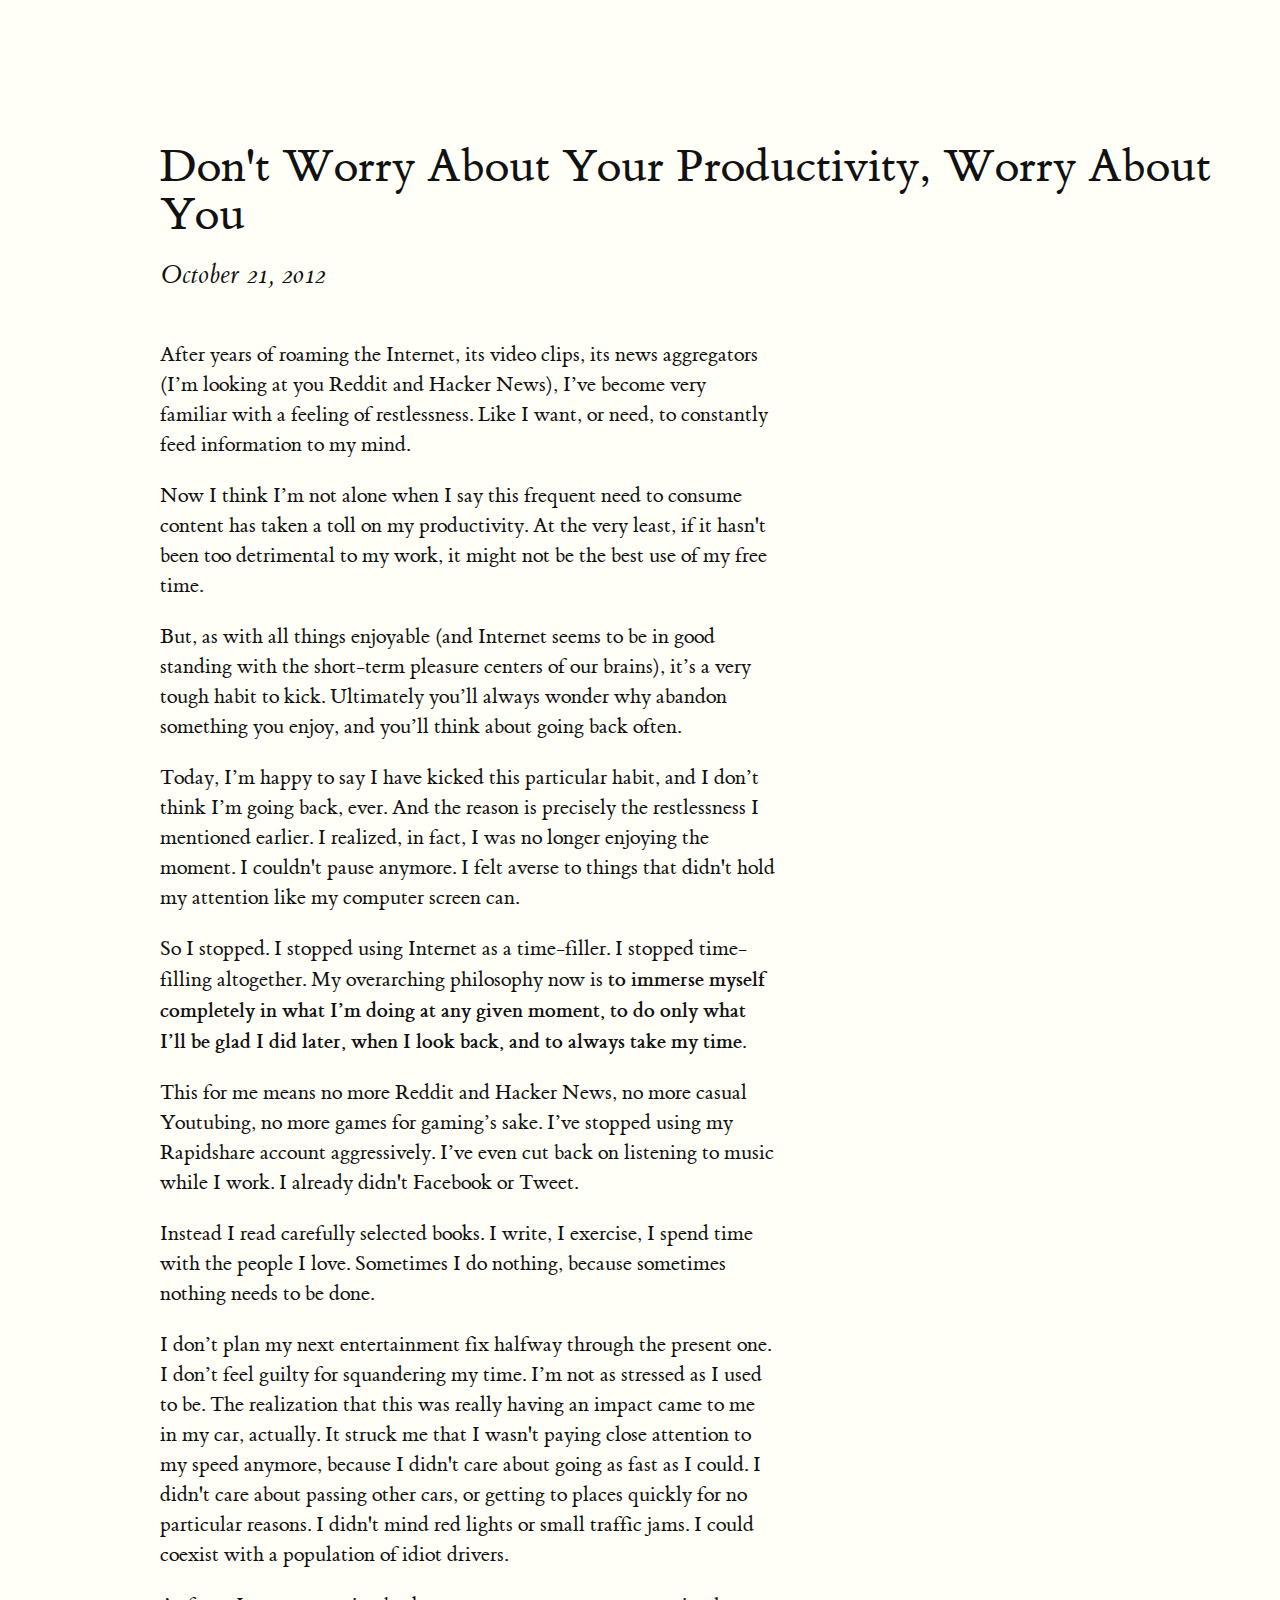
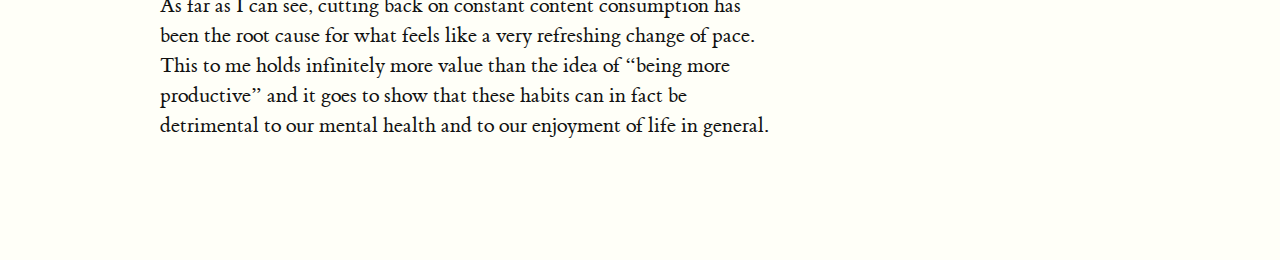
<file: dont-worry-about-your-productivity-worry-about-you.html>
<!DOCTYPE html>
<html lang="en">
<head>
    <meta charset="UTF-8">
    <title>Nathanael Silverman — Don't Worry About Your Productivity, Worry About You</title>
    <link rel="stylesheet" href="styles/tufte.css">
</head>
<body>

<article>
    <h1>Don't Worry About Your Productivity, Worry About You</h1>
    <p class="subtitle">October 21, 2012</p>
    <section>
        <p>After years of roaming the Internet, its video clips, its news aggregators (I’m looking at you Reddit and
            Hacker News), I’ve become very familiar with a feeling of restlessness. Like I want, or need, to constantly
            feed information to my mind.</p>
        <p>Now I think I’m not alone when I say this frequent need to consume content has taken a toll on my
            productivity. At the very least, if it hasn't been too detrimental to my work, it might not be the best use
            of my free time.</p>
        <p>But, as with all things enjoyable (and Internet seems to be in good standing with the short-term pleasure
            centers of our brains), it’s a very tough habit to kick. Ultimately you’ll always wonder why abandon
            something you enjoy, and you’ll think about going back often.</p>
        <p>Today, I’m happy to say I have kicked this particular habit, and I don’t think I’m going back, ever. And the
            reason is precisely the restlessness I mentioned earlier. I realized, in fact, I was no longer enjoying the
            moment. I couldn't pause anymore. I felt averse to things that didn't hold my attention like my computer
            screen can.</p>
        <p>So I stopped. I stopped using Internet as a time-filler. I stopped time-filling altogether. My overarching
            philosophy now is <strong>to immerse myself completely in what I’m doing at any given moment, to do only
                what I’ll be glad I did later, when I look back, and to always take my time.</strong></p>
        <p>This for me means no more Reddit and Hacker News, no more casual Youtubing, no more games for gaming’s sake.
            I’ve stopped using my Rapidshare account aggressively. I’ve even cut back on listening to music while I
            work. I already didn't Facebook or Tweet.</p>
        <p>Instead I read carefully selected books. I write, I exercise, I spend time with the people I love. Sometimes
            I do nothing, because sometimes nothing needs to be done.</p>
        <p>I don’t plan my next entertainment fix halfway through the present one. I don’t feel guilty for squandering
            my time. I’m not as stressed as I used to be. The realization that this was really having an impact came to
            me in my car, actually. It struck me that I wasn't paying close attention to my speed anymore, because I
            didn't care about going as fast as I could. I didn't care about passing other cars, or getting to places
            quickly for no particular reasons. I didn't mind red lights or small traffic jams. I could coexist with a
            population of idiot drivers.</p>
        <p>As far as I can see, cutting back on constant content consumption has been the root cause for what feels like
            a very refreshing change of pace. This to me holds infinitely more value than the idea of “being more
            productive” and it goes to show that these habits can in fact be detrimental to our mental health and to our
            enjoyment of life in general.</p>
    </section>
</article>

</body>
</html>
</file>
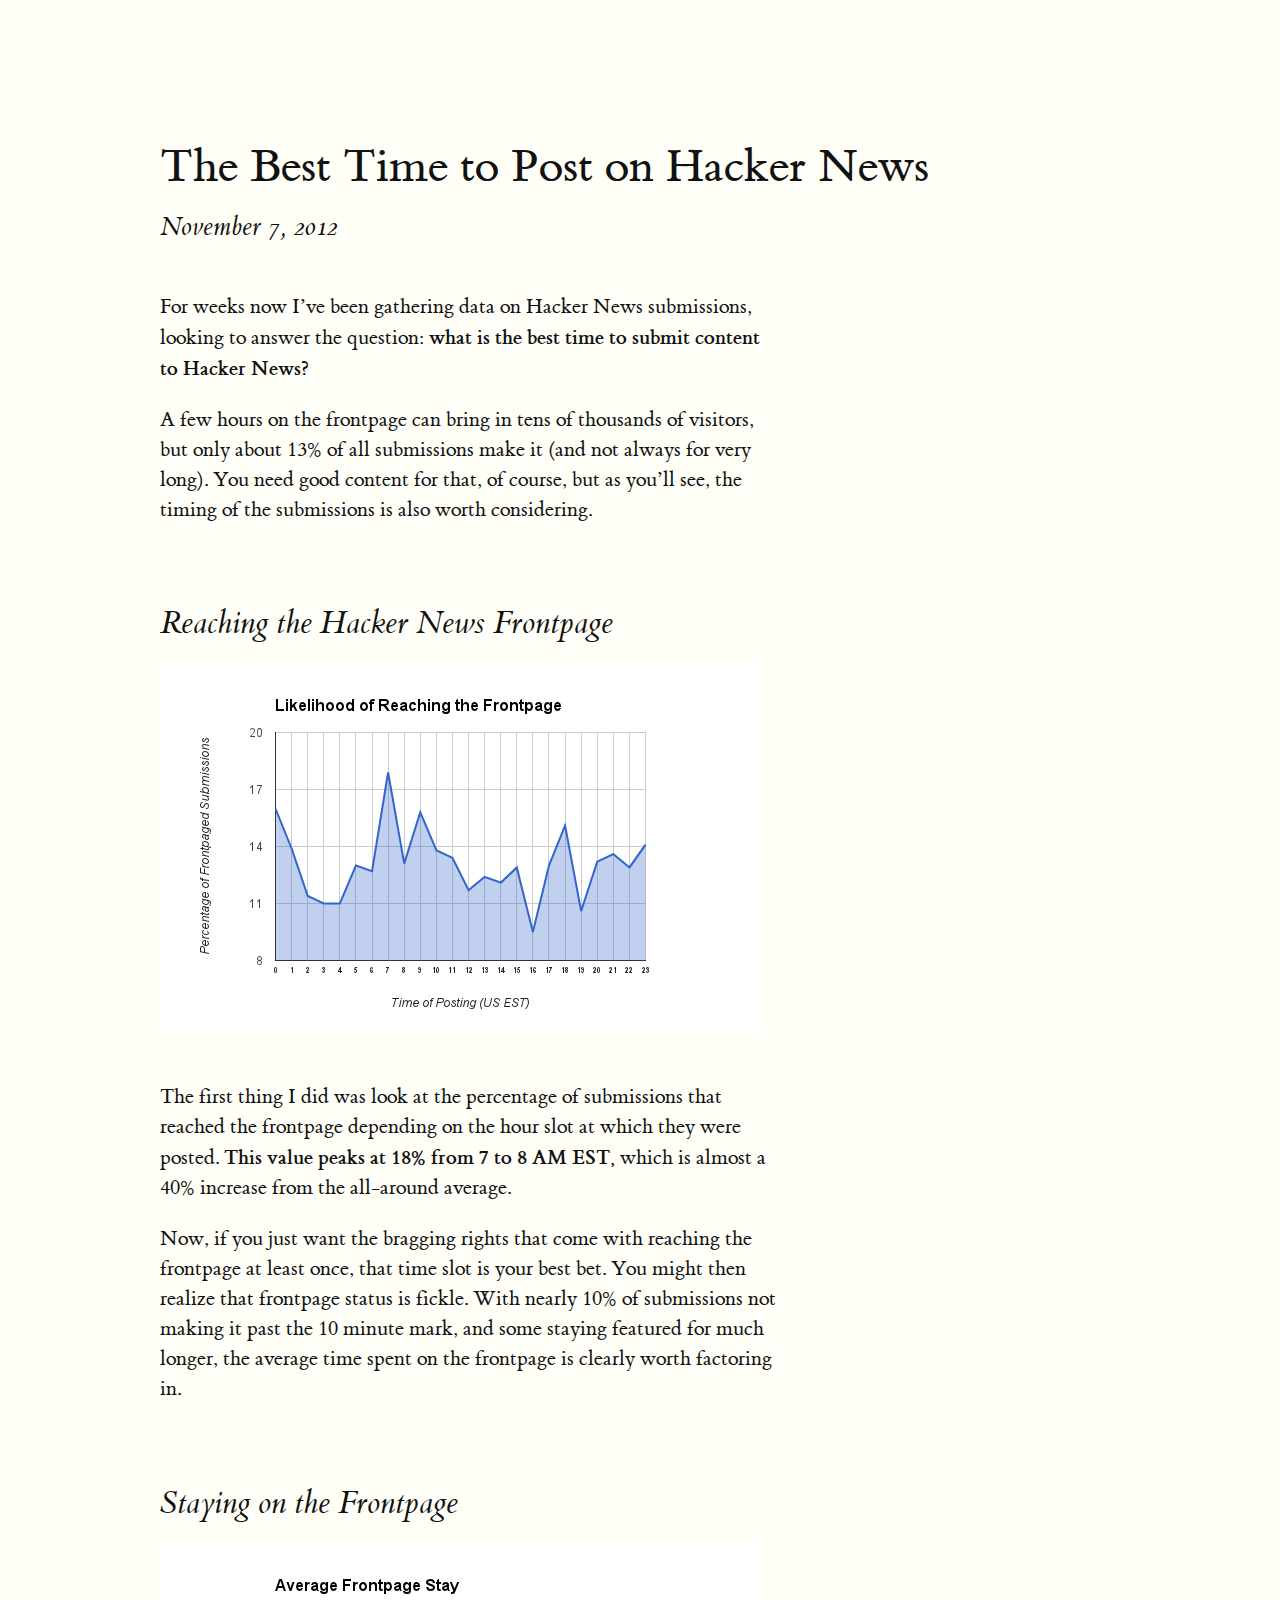
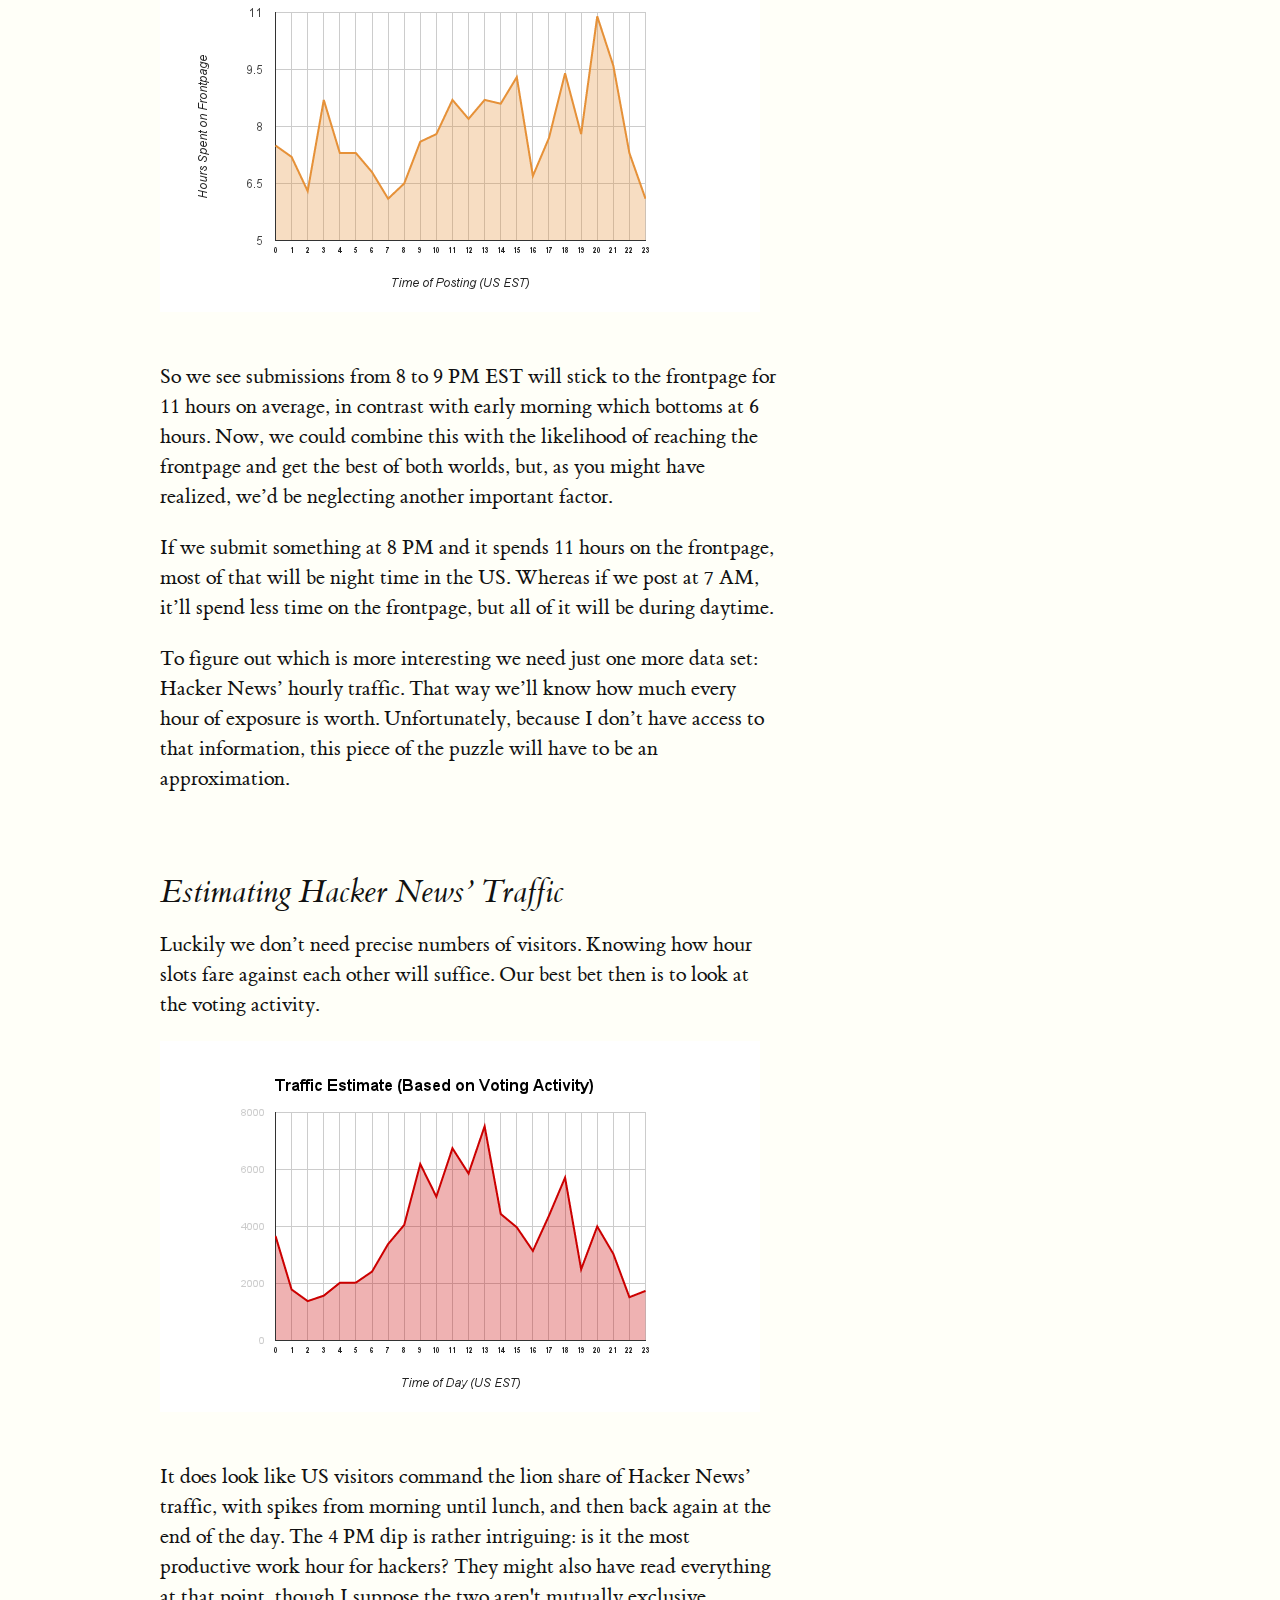
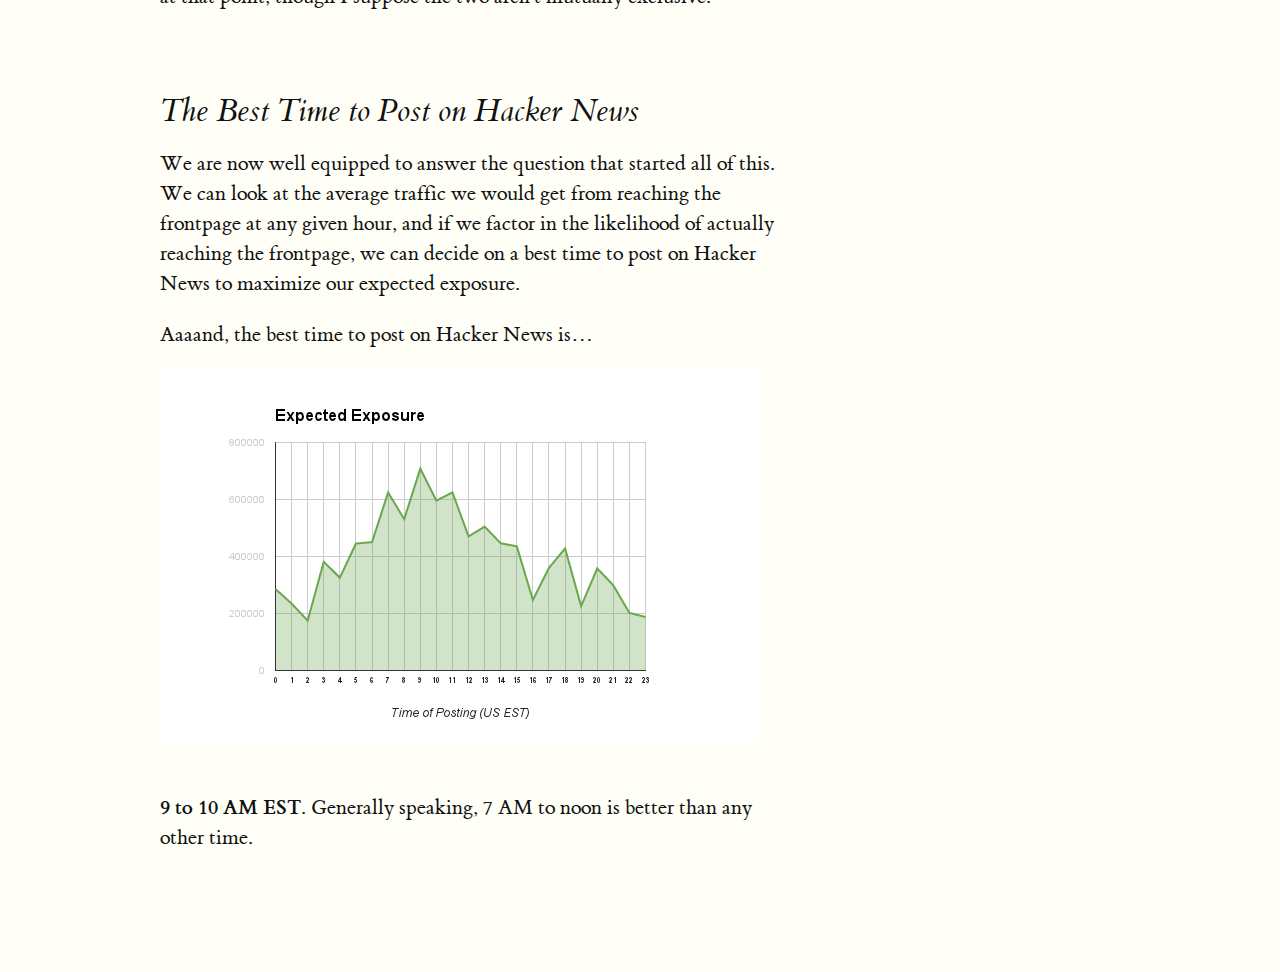
<file: the-best-time-to-post-on-hacker-news.html>
<!DOCTYPE html>
<html lang="en">
<head>
    <meta charset="UTF-8">
    <title>Nathanael Silverman — The Best Time to Post on Hacker News</title>
    <link rel="stylesheet" href="styles/tufte.css">
</head>
<body>

<article>
    <h1>The Best Time to Post on Hacker News</h1>
    <p class="subtitle">November 7, 2012</p>
    <section>
        <p>For weeks now I’ve been gathering data on Hacker News submissions, looking to answer the question: <strong>what
            is the best time to submit content to Hacker News?</strong></p>
        <p>A few hours on the frontpage can bring in tens of thousands of visitors, but only about 13% of all
            submissions make it (and not always for very long). You need good content for that, of course, but as you’ll
            see, the timing of the submissions is also worth considering.</p>
    </section>
    <section>
        <h2>Reaching the Hacker News Frontpage</h2>
        <figure>
            <img src="images/hn-likelihood-of-reaching-the-frontpage.png"
                 alt="Likelihood of reaching the frontpage graph"/>
        </figure>
        <p>The first thing I did was look at the percentage of submissions that reached the frontpage depending on the
            hour slot at which they were posted. <strong>This value peaks at 18% from 7 to 8 AM EST,</strong> which is
            almost a 40% increase from the all-around average.</p>
        <p>Now, if you just want the bragging rights that come with reaching the frontpage at least once, that time slot
            is your best bet. You might then realize that frontpage status is fickle. With nearly 10% of submissions not
            making it past the 10 minute mark, and some staying featured for much longer, the average time spent on the
            frontpage is clearly worth factoring in.</p>
    </section>
    <section>
        <h2>Staying on the Frontpage</h2>
        <figure><img src="images/hn-average-frontpage-stay.png" alt="Average frontpage stay graph"/></figure>
        <p>So we see submissions from 8 to 9 PM EST will stick to the frontpage for 11 hours on average, in contrast
            with early morning which bottoms at 6 hours. Now, we could combine this with the likelihood of reaching the
            frontpage and get the best of both worlds, but, as you might have realized, we’d be neglecting another
            important factor.</p>
        <p>If we submit something at 8 PM and it spends 11 hours on the frontpage, most of that will be night time in
            the US. Whereas if we post at 7 AM, it’ll spend less time on the frontpage, but all of it will be during
            daytime.</p>
        <p>To figure out which is more interesting we need just one more data set: Hacker News’ hourly traffic. That way
            we’ll know how much every hour of exposure is worth. Unfortunately, because I don’t have access to that
            information, this piece of the puzzle will have to be an approximation.</p>
    </section>
    <section>
        <h2>Estimating Hacker News’ Traffic</h2>
        <p>Luckily we don’t need precise numbers of visitors. Knowing how hour slots fare against each other will
            suffice. Our best bet then is to look at the voting activity.</p>
        <figure><img src="images/hn-traffic-estimate.png" alt="Traffic estimate graph"/></figure>
        <p>It does look like US visitors command the lion share of Hacker News’ traffic, with spikes from morning until
            lunch, and then back again at the end of the day. The 4 PM dip is rather intriguing: is it the most
            productive work hour for hackers? They might also have read everything at that point, though I suppose the
            two aren't mutually exclusive.</p>
    </section>
    <section>
        <h2>The Best Time to Post on Hacker News</h2>
        <p>We are now well equipped to answer the question that started all of this. We can look at the average traffic
            we would get from reaching the frontpage at any given hour, and if we factor in the likelihood of actually
            reaching the frontpage, we can decide on a best time to post on Hacker News to maximize our expected
            exposure.</p>
        <p>Aaaand, the best time to post on Hacker News is…</p>
        <figure><img src="images/hn-expected-exposure.png" alt="Expected exposure graph"/></figure>
        <p><strong>9 to 10 AM EST.</strong> Generally speaking, 7 AM to noon is better than any other time.</p>
    </section>
</article>

</body>
</html>
</file>
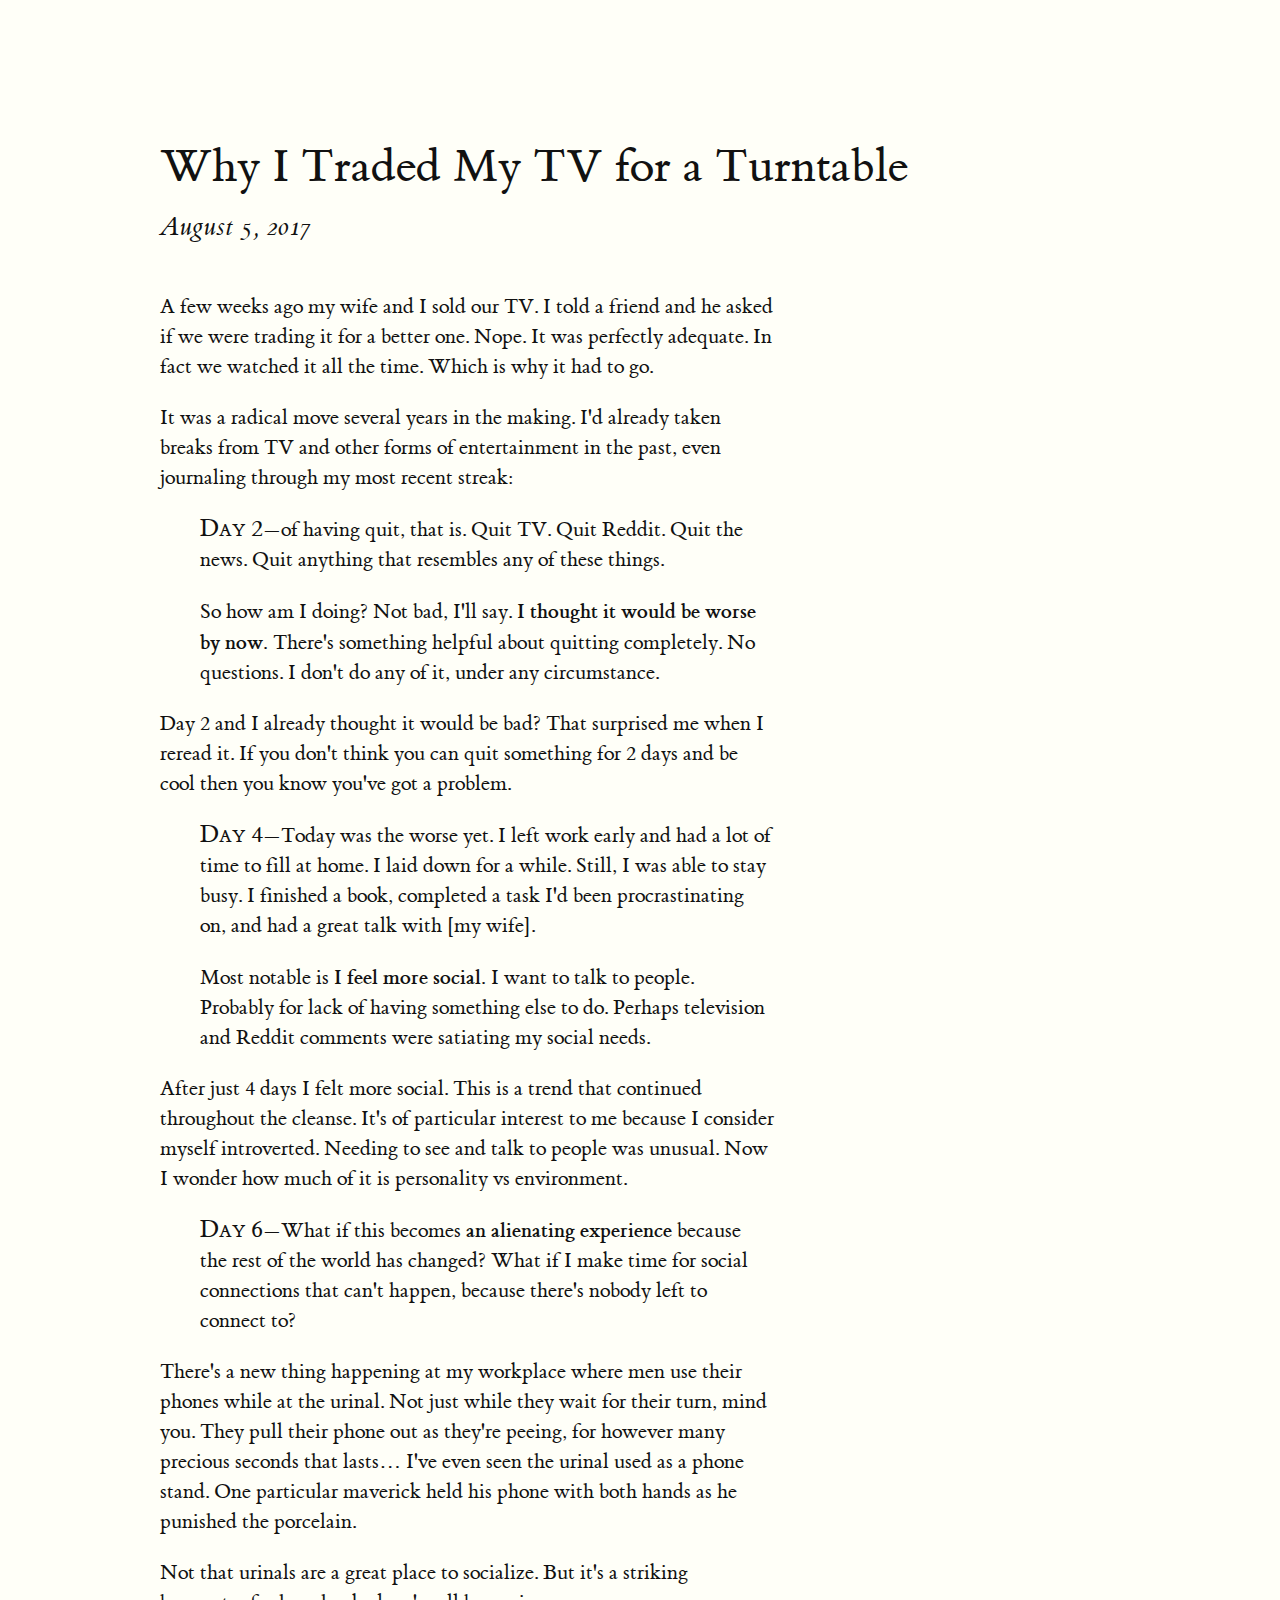
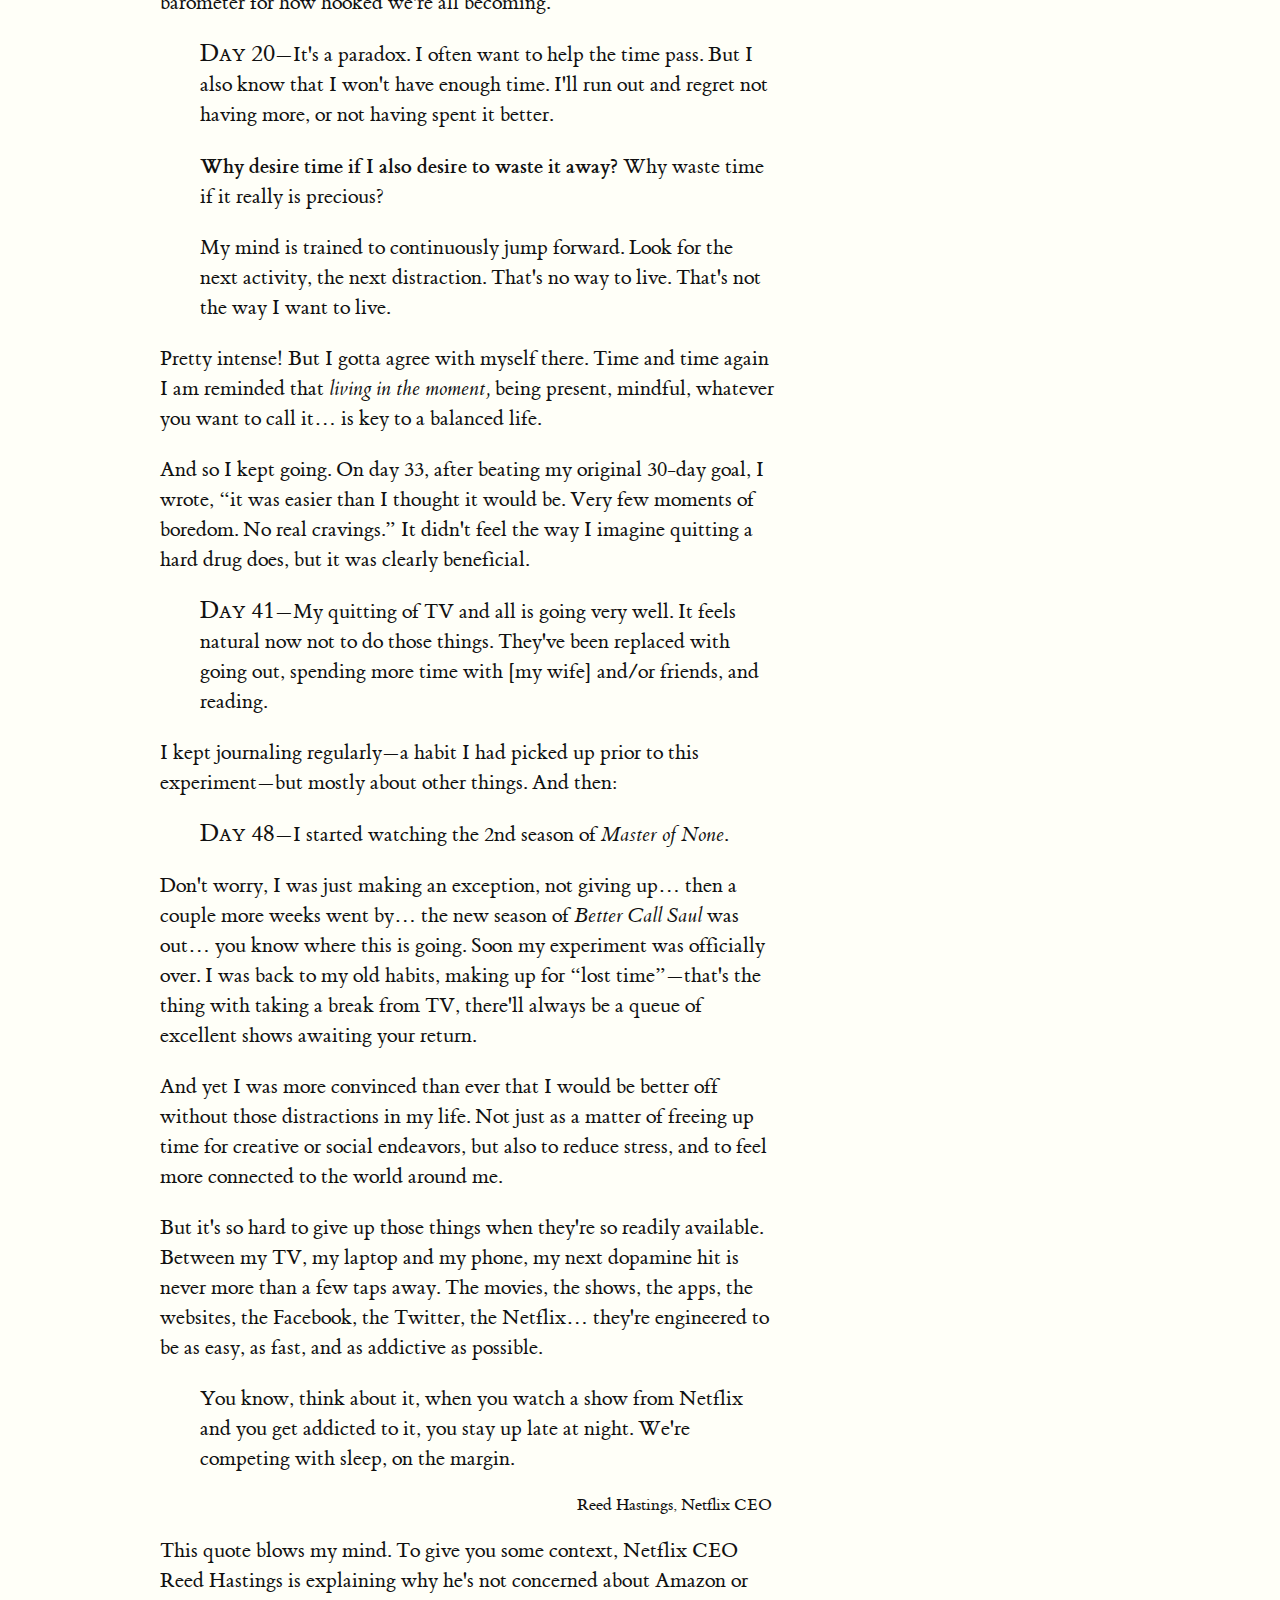
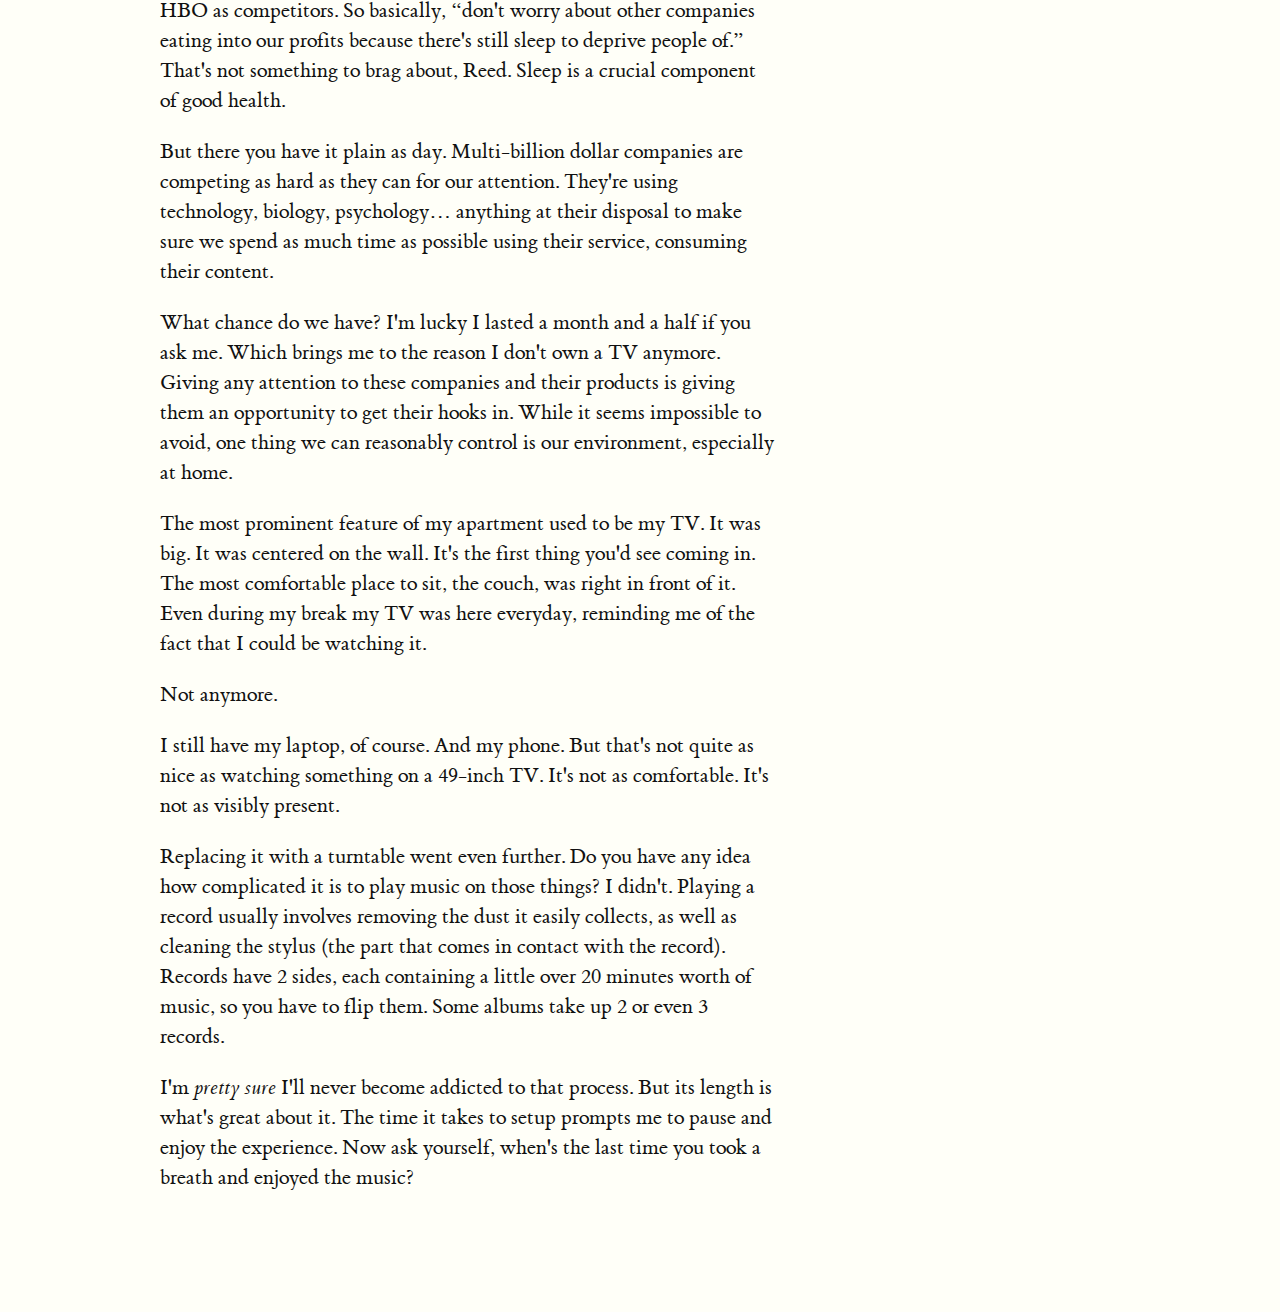
<file: why-i-traded-my-tv-for-a-turntable.html>
<!DOCTYPE html>
<html lang="en">
<head>
    <meta charset="UTF-8">
    <title>Nathanael Silverman — Why I Traded My TV for a Turntable</title>
    <link rel="stylesheet" href="styles/tufte.css">
</head>
<body>

<article>
    <h1>Why I Traded My TV for a Turntable</h1>
    <p class="subtitle">August 5, 2017</p>
    <section>
        <p>A few weeks ago my wife and I sold our TV. I told a friend and he asked if we were trading it for a better
            one. Nope. It was perfectly adequate. In fact we watched it all the time. Which is why it had to go.</p>
        <p>It was a radical move several years in the making. I'd already taken breaks from TV and other forms of
            entertainment in the past, even journaling through my most recent streak:</p>
        <blockquote>
            <p><span class="newthought">Day 2</span>—of having quit, that is. Quit TV. Quit Reddit. Quit the news. Quit
                anything that resembles any of these things.</p>
            <p>So how am I doing? Not bad, I'll say. <strong>I thought it would be worse by now.</strong> There's
                something helpful about quitting completely. No questions. I don't do any of it, under any circumstance.
            </p>
        </blockquote>
        <p>Day 2 and I already thought it would be bad? That surprised me when I reread it. If you don't think you can
            quit something for 2 days and be cool then you know you've got a problem.</p>
        <blockquote>
            <p><span class="newthought">Day 4</span>—Today was the worse yet. I left work early and had a lot of time to
                fill at home. I laid down for a while. Still, I was able to stay busy. I finished a book, completed a
                task I'd been procrastinating on, and had a great talk with [my wife].</p>
            <p>Most notable is <strong>I feel more social.</strong> I want to talk to people. Probably for lack of
                having something else to do. Perhaps television and Reddit comments were satiating my social needs.</p>
        </blockquote>
        <p>After just 4 days I felt more social. This is a trend that continued throughout the cleanse. It's of
            particular interest to me because I consider myself introverted. Needing to see and talk to people was
            unusual. Now I wonder how much of it is personality vs environment.</p>
        <blockquote>
            <p><span class="newthought">Day 6</span>—What if this becomes <strong>an alienating experience</strong>
                because the rest of the world has changed? What if I make time for social connections that can't happen,
                because there's nobody left to connect to?</p>
        </blockquote>
        <p>There's a new thing happening at my workplace where men use their phones while at the urinal. Not just while
            they wait for their turn, mind you. They pull their phone out as they're peeing, for however many precious
            seconds that lasts… I've even seen the urinal used as a phone stand. One particular maverick held his phone
            with both hands as he punished the porcelain.</p>
        <p>Not that urinals are a great place to socialize. But it's a striking barometer for how hooked we're all
            becoming.</p>
        <blockquote>
            <p><span class="newthought">Day 20</span>—It's a paradox. I often want to help the time pass. But I also
                know that I won't have enough time. I'll run out and regret not having more, or not having spent it
                better.</p>
            <p><strong>Why desire time if I also desire to waste it away?</strong> Why waste time if it really is
                precious?</p>
            <p>My mind is trained to continuously jump forward. Look for the next activity, the next distraction. That's
                no way to live. That's not the way I want to live.</p>
        </blockquote>
        <p>Pretty intense! But I gotta agree with myself there. Time and time again I am reminded that <em>living in the
            moment,</em> being present, mindful, whatever you want to call it… is key to a balanced life.</p>
        <p>And so I kept going. On day 33, after beating my original 30-day goal, I wrote, “it was easier than I thought
            it would be. Very few moments of boredom. No real cravings.” It didn't feel the way I imagine quitting a
            hard drug does, but it was clearly beneficial.</p>
        <blockquote>
            <p><span class="newthought">Day 41</span>—My quitting of TV and all is going very well. It feels natural now
                not to do those things. They've been replaced with going out, spending more time with [my wife] and/or
                friends, and reading.</p>
        </blockquote>
        <p>I kept journaling regularly—a habit I had picked up prior to this experiment—but mostly about other things.
            And then:</p>
        <blockquote>
            <p><span class="newthought">Day 48</span>—I started watching the 2nd season of <em>Master of None</em>.</p>
        </blockquote>
        <p>Don't worry, I was just making an exception, not giving up… then a couple more weeks went by… the new season
            of <em>Better Call Saul</em> was out… you know where this is going. Soon my experiment was officially over.
            I was back to my old habits, making up for “lost time”—that's the thing with taking a break from TV,
            there'll always be a queue of excellent shows awaiting your return.</p>
        <p>And yet I was more convinced than ever that I would be better off without those distractions in my life. Not
            just as a matter of freeing up time for creative or social endeavors, but also to reduce stress, and to feel
            more connected to the world around me.</p>
        <p>But it's so hard to give up those things when they're so readily available. Between my TV, my laptop and my
            phone, my next dopamine hit is never more than a few taps away. The movies, the shows, the apps, the
            websites, the Facebook, the Twitter, the Netflix… they're engineered to be as easy, as fast, and as
            addictive as possible.</p>
        <blockquote>
            <p>You know, think about it, when you watch a show from Netflix and you get addicted to it, you stay up late
                at night. We're competing with sleep, on the margin.</p>
            <footer>Reed Hastings, Netflix CEO</footer>
        </blockquote>
        <p>This quote blows my mind. To give you some context, Netflix CEO Reed Hastings is explaining why he's not
            concerned about Amazon or HBO as competitors. So basically, “don't worry about other companies eating into
            our profits because there's still sleep to deprive people of.” That's not something to brag about, Reed.
            Sleep is a crucial component of good health.</p>
        <p>But there you have it plain as day. Multi-billion dollar companies are competing as hard as they can for our
            attention. They're using technology, biology, psychology… anything at their disposal to make sure we spend
            as much time as possible using their service, consuming their content.</p>
        <p>What chance do we have? I'm lucky I lasted a month and a half if you ask me. Which brings me to the reason I
            don't own a TV anymore. Giving any attention to these companies and their products is giving them an
            opportunity to get their hooks in. While it seems impossible to avoid, one thing we can reasonably control
            is our environment, especially at home.</p>
        <p>The most prominent feature of my apartment used to be my TV. It was big. It was centered on the wall. It's
            the first thing you'd see coming in. The most comfortable place to sit, the couch, was right in front of it.
            Even during my break my TV was here everyday, reminding me of the fact that I could be watching it.</p>
        <p>Not anymore.</p>
        <p>I still have my laptop, of course. And my phone. But that's not quite as nice as watching something on a
            49-inch TV. It's not as comfortable. It's not as visibly present.</p>
        <p>Replacing it with a turntable went even further. Do you have any idea how complicated it is to play music on
            those things? I didn't. Playing a record usually involves removing the dust it easily collects, as well as
            cleaning the stylus (the part that comes in contact with the record). Records have 2 sides, each containing
            a little over 20 minutes worth of music, so you have to flip them. Some albums take up 2 or even 3
            records.</p>
        <p>I'm <em>pretty sure</em> I'll never become addicted to that process. But its length is what's great about it.
            The time it takes to setup prompts me to pause and enjoy the experience. Now ask yourself, when's the last
            time you took a breath and enjoyed the music?</p>
    </section>
</article>

</body>
</html>
</file>
<file: styles/tufte.css>
@charset "UTF-8";

/* Import ET Book styles
   adapted from https://github.com/edwardtufte/et-book/blob/gh-pages/et-book.css */

@font-face {
    font-family: "et-book";
    src: url("et-book/et-book-roman-line-figures/et-book-roman-line-figures.eot");
    src: url("et-book/et-book-roman-line-figures/et-book-roman-line-figures.eot?#iefix") format("embedded-opentype"), url("et-book/et-book-roman-line-figures/et-book-roman-line-figures.woff") format("woff"), url("et-book/et-book-roman-line-figures/et-book-roman-line-figures.ttf") format("truetype"), url("et-book/et-book-roman-line-figures/et-book-roman-line-figures.svg#etbookromanosf") format("svg");
    font-weight: normal;
    font-style: normal;
    font-display: swap;
}

@font-face {
    font-family: "et-book";
    src: url("et-book/et-book-display-italic-old-style-figures/et-book-display-italic-old-style-figures.eot");
    src: url("et-book/et-book-display-italic-old-style-figures/et-book-display-italic-old-style-figures.eot?#iefix") format("embedded-opentype"), url("et-book/et-book-display-italic-old-style-figures/et-book-display-italic-old-style-figures.woff") format("woff"), url("et-book/et-book-display-italic-old-style-figures/et-book-display-italic-old-style-figures.ttf") format("truetype"), url("et-book/et-book-display-italic-old-style-figures/et-book-display-italic-old-style-figures.svg#etbookromanosf") format("svg");
    font-weight: normal;
    font-style: italic;
    font-display: swap;
}

@font-face {
    font-family: "et-book";
    src: url("et-book/et-book-bold-line-figures/et-book-bold-line-figures.eot");
    src: url("et-book/et-book-bold-line-figures/et-book-bold-line-figures.eot?#iefix") format("embedded-opentype"), url("et-book/et-book-bold-line-figures/et-book-bold-line-figures.woff") format("woff"), url("et-book/et-book-bold-line-figures/et-book-bold-line-figures.ttf") format("truetype"), url("et-book/et-book-bold-line-figures/et-book-bold-line-figures.svg#etbookromanosf") format("svg");
    font-weight: bold;
    font-style: normal;
    font-display: swap;
}

@font-face {
    font-family: "et-book-roman-old-style";
    src: url("et-book/et-book-roman-old-style-figures/et-book-roman-old-style-figures.eot");
    src: url("et-book/et-book-roman-old-style-figures/et-book-roman-old-style-figures.eot?#iefix") format("embedded-opentype"), url("et-book/et-book-roman-old-style-figures/et-book-roman-old-style-figures.woff") format("woff"), url("et-book/et-book-roman-old-style-figures/et-book-roman-old-style-figures.ttf") format("truetype"), url("et-book/et-book-roman-old-style-figures/et-book-roman-old-style-figures.svg#etbookromanosf") format("svg");
    font-weight: normal;
    font-style: normal;
    font-display: swap;
}

/* Tufte CSS styles */
html {
    font-size: 15px;
}

body {
    width: 87.5%;
    margin-left: auto;
    margin-right: auto;
    padding-left: 12.5%;
    font-family: et-book, Palatino, "Palatino Linotype", "Palatino LT STD", "Book Antiqua", Georgia, serif;
    background-color: #fffff8;
    color: #111;
    max-width: 1400px;
    counter-reset: sidenote-counter;
}

h1 {
    font-weight: 400;
    margin-top: 4rem;
    margin-bottom: 1.5rem;
    font-size: 3.2rem;
    line-height: 1;
}

h2 {
    font-style: italic;
    font-weight: 400;
    margin-top: 2.1rem;
    margin-bottom: 1.4rem;
    font-size: 2.2rem;
    line-height: 1;
}

h3 {
    font-style: italic;
    font-weight: 400;
    font-size: 1.7rem;
    margin-top: 2rem;
    margin-bottom: 1.4rem;
    line-height: 1;
}

hr {
    display: block;
    height: 1px;
    width: 55%;
    border: 0;
    border-top: 1px solid #ccc;
    margin: 1em 0;
    padding: 0;
}

p.subtitle {
    font-style: italic;
    margin-top: 1rem;
    margin-bottom: 1rem;
    font-size: 1.8rem;
    display: block;
    line-height: 1;
}

.numeral {
    font-family: et-book-roman-old-style;
}

.danger {
    color: red;
}

article {
    padding: 5rem 0rem;
}

section {
    padding-top: 1rem;
    padding-bottom: 1rem;
}

p,
dl,
ol,
ul {
    font-size: 1.4rem;
    line-height: 2rem;
}

p {
    margin-top: 1.4rem;
    margin-bottom: 1.4rem;
    padding-right: 0;
    vertical-align: baseline;
}

/* Chapter Epigraphs */
div.epigraph {
    margin: 5em 0;
}

div.epigraph > blockquote {
    margin-top: 3em;
    margin-bottom: 3em;
}

div.epigraph > blockquote,
div.epigraph > blockquote > p {
    font-style: italic;
}

div.epigraph > blockquote > footer {
    font-style: normal;
}

div.epigraph > blockquote > footer > cite {
    font-style: italic;
}
/* end chapter epigraphs styles */

blockquote {
    font-size: 1.4rem;
}

blockquote p {
    width: 55%;
    margin-right: 40px;
}

blockquote footer {
    width: 55%;
    font-size: 1.1rem;
    text-align: right;
}

section > p,
section > footer,
section > table {
    width: 55%;
}

/* 50 + 5 == 55, to be the same width as paragraph */
section > dl,
section > ol,
section > ul {
    width: 50%;
    -webkit-padding-start: 5%;
}

dt:not(:first-child),
li:not(:first-child) {
    margin-top: 0.25rem;
}

figure {
    padding: 0;
    border: 0;
    font-size: 100%;
    font: inherit;
    vertical-align: baseline;
    max-width: 55%;
    -webkit-margin-start: 0;
    -webkit-margin-end: 0;
    margin: 0 0 3em 0;
}

figcaption {
    float: right;
    clear: right;
    margin-top: 0;
    margin-bottom: 0;
    font-size: 1.1rem;
    line-height: 1.6;
    vertical-align: baseline;
    position: relative;
    max-width: 40%;
}

figure.fullwidth figcaption {
    margin-right: 24%;
}

/* Links: replicate underline that clears descenders */
a:link,
a:visited {
    color: inherit;
}

.no-tufte-underline:link {
    background: unset;
    text-shadow: unset;
}

a:link, .tufte-underline, .hover-tufte-underline:hover {
    text-decoration: none;
    background: -webkit-linear-gradient(#fffff8, #fffff8), -webkit-linear-gradient(#fffff8, #fffff8), -webkit-linear-gradient(currentColor, currentColor);
    background: linear-gradient(#fffff8, #fffff8), linear-gradient(#fffff8, #fffff8), linear-gradient(currentColor, currentColor);
    -webkit-background-size: 0.05em 1px, 0.05em 1px, 1px 1px;
    -moz-background-size: 0.05em 1px, 0.05em 1px, 1px 1px;
    background-size: 0.05em 1px, 0.05em 1px, 1px 1px;
    background-repeat: no-repeat, no-repeat, repeat-x;
    text-shadow: 0.03em 0 #fffff8, -0.03em 0 #fffff8, 0 0.03em #fffff8, 0 -0.03em #fffff8, 0.06em 0 #fffff8, -0.06em 0 #fffff8, 0.09em 0 #fffff8, -0.09em 0 #fffff8, 0.12em 0 #fffff8, -0.12em 0 #fffff8, 0.15em 0 #fffff8, -0.15em 0 #fffff8;
    background-position: 0% 93%, 100% 93%, 0% 93%;
}

@media screen and (-webkit-min-device-pixel-ratio: 0) {
    a:link, .tufte-underline, .hover-tufte-underline:hover {
        background-position-y: 87%, 87%, 87%;
    }
}

a:link::selection,
a:link::-moz-selection {
    text-shadow: 0.03em 0 #b4d5fe, -0.03em 0 #b4d5fe, 0 0.03em #b4d5fe, 0 -0.03em #b4d5fe, 0.06em 0 #b4d5fe, -0.06em 0 #b4d5fe, 0.09em 0 #b4d5fe, -0.09em 0 #b4d5fe, 0.12em 0 #b4d5fe, -0.12em 0 #b4d5fe, 0.15em 0 #b4d5fe, -0.15em 0 #b4d5fe;
    background: #b4d5fe;
}

/* Sidenotes, margin notes, figures, captions */
img {
    max-width: 100%;
}

.sidenote,
.marginnote {
    float: right;
    clear: right;
    margin-right: -60%;
    width: 50%;
    margin-top: 0.3rem;
    margin-bottom: 0;
    font-size: 1.1rem;
    line-height: 1.3;
    vertical-align: baseline;
    position: relative;
}

.sidenote-number {
    counter-increment: sidenote-counter;
}

.sidenote-number:after,
.sidenote:before {
    font-family: et-book-roman-old-style;
    position: relative;
    vertical-align: baseline;
}

.sidenote-number:after {
    content: counter(sidenote-counter);
    font-size: 1rem;
    top: -0.5rem;
    left: 0.1rem;
}

.sidenote:before {
    content: counter(sidenote-counter) " ";
    font-size: 1rem;
    top: -0.5rem;
}

blockquote .sidenote,
blockquote .marginnote {
    margin-right: -82%;
    min-width: 59%;
    text-align: left;
}

div.fullwidth,
table.fullwidth {
    width: 100%;
}

div.table-wrapper {
    overflow-x: auto;
    font-family: "Trebuchet MS", "Gill Sans", "Gill Sans MT", sans-serif;
}

.sans {
    font-family: "Gill Sans", "Gill Sans MT", Calibri, sans-serif;
    letter-spacing: .03em;
}

code, pre > code {
    font-family: Consolas, "Liberation Mono", Menlo, Courier, monospace;
    font-size: 1.0rem;
    line-height: 1.42;
    -webkit-text-size-adjust: 100%; /* Prevent adjustments of font size after orientation changes in iOS. See https://github.com/edwardtufte/tufte-css/issues/81#issuecomment-261953409 */
}

.sans > code {
    font-size: 1.2rem;
}

h1 > code,
h2 > code,
h3 > code {
    font-size: 0.80em;
}

.marginnote > code,
.sidenote > code {
    font-size: 1rem;
}

pre > code {
    font-size: 0.9rem;
    width: 52.5%;
    margin-left: 2.5%;
    overflow-x: auto;
    display: block;
}

pre.fullwidth > code {
    width: 90%;
}

.fullwidth {
    max-width: 90%;
    clear:both;
}

span.newthought {
    font-variant: small-caps;
    font-size: 1.2em;
}

input.margin-toggle {
    display: none;
}

label.sidenote-number {
    display: inline;
}

label.margin-toggle:not(.sidenote-number) {
    display: none;
}

.iframe-wrapper {
    position: relative;
    padding-bottom: 56.25%; /* 16:9 */
    padding-top: 25px;
    height: 0;
}

.iframe-wrapper iframe {
    position: absolute;
    top: 0;
    left: 0;
    width: 100%;
    height: 100%;
}

@media (max-width: 760px) {
    body {
        width: 84%;
        padding-left: 8%;
        padding-right: 8%;
    }

    hr,
    section > p,
    section > footer,
    section > table {
        width: 100%;
    }

    pre > code {
        width: 97%;
    }

    section > dl,
    section > ol,
    section > ul {
        width: 90%;
    }

    figure {
        max-width: 90%;
    }

    figcaption,
    figure.fullwidth figcaption {
        margin-right: 0%;
        max-width: none;
    }

    blockquote {
        margin-left: 1.5em;
        margin-right: 0em;
    }

    blockquote p,
    blockquote footer {
        width: 100%;
    }

    label.margin-toggle:not(.sidenote-number) {
        display: inline;
    }

    .sidenote,
    .marginnote {
        display: none;
    }

    .margin-toggle:checked + .sidenote,
    .margin-toggle:checked + .marginnote {
        display: block;
        float: left;
        left: 1rem;
        clear: both;
        width: 95%;
        margin: 1rem 2.5%;
        vertical-align: baseline;
        position: relative;
    }

    label {
        cursor: pointer;
    }

    div.table-wrapper,
    table {
        width: 85%;
    }

    img {
        width: 100%;
    }
}
</file>
